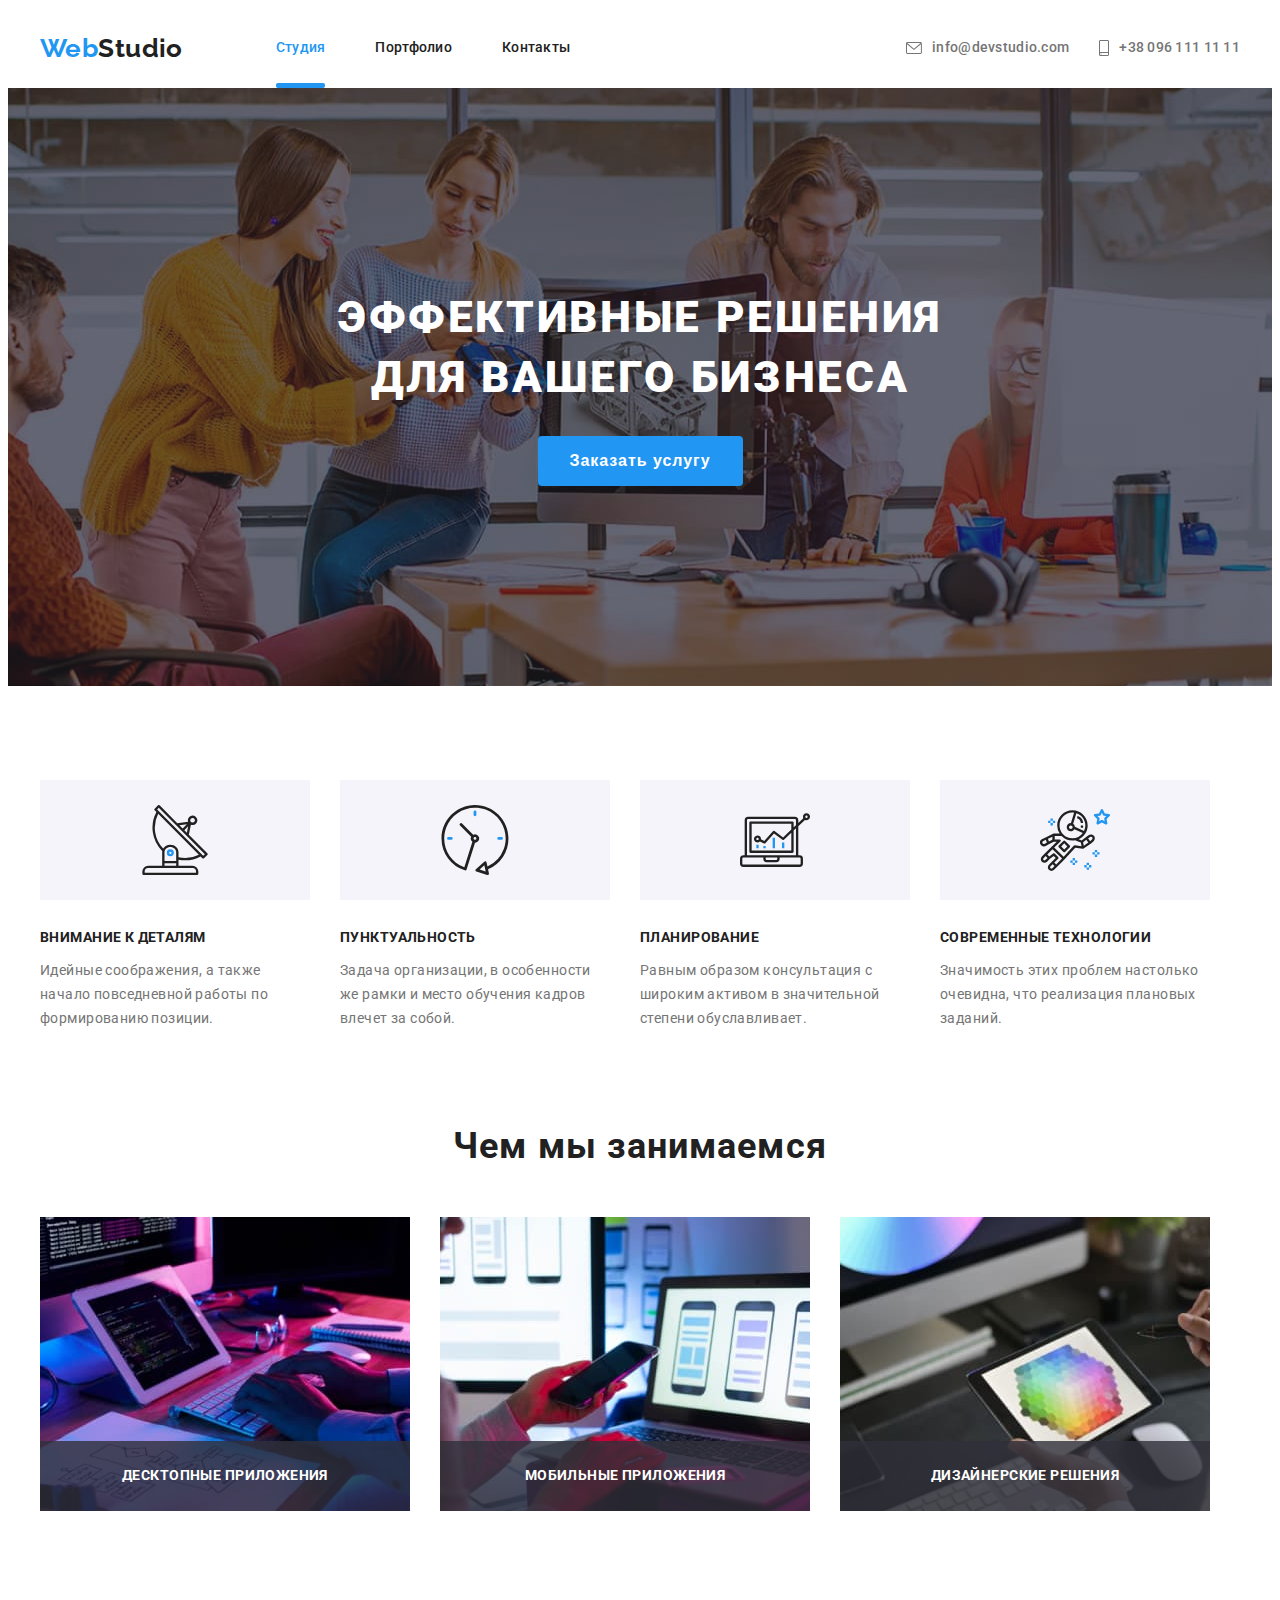
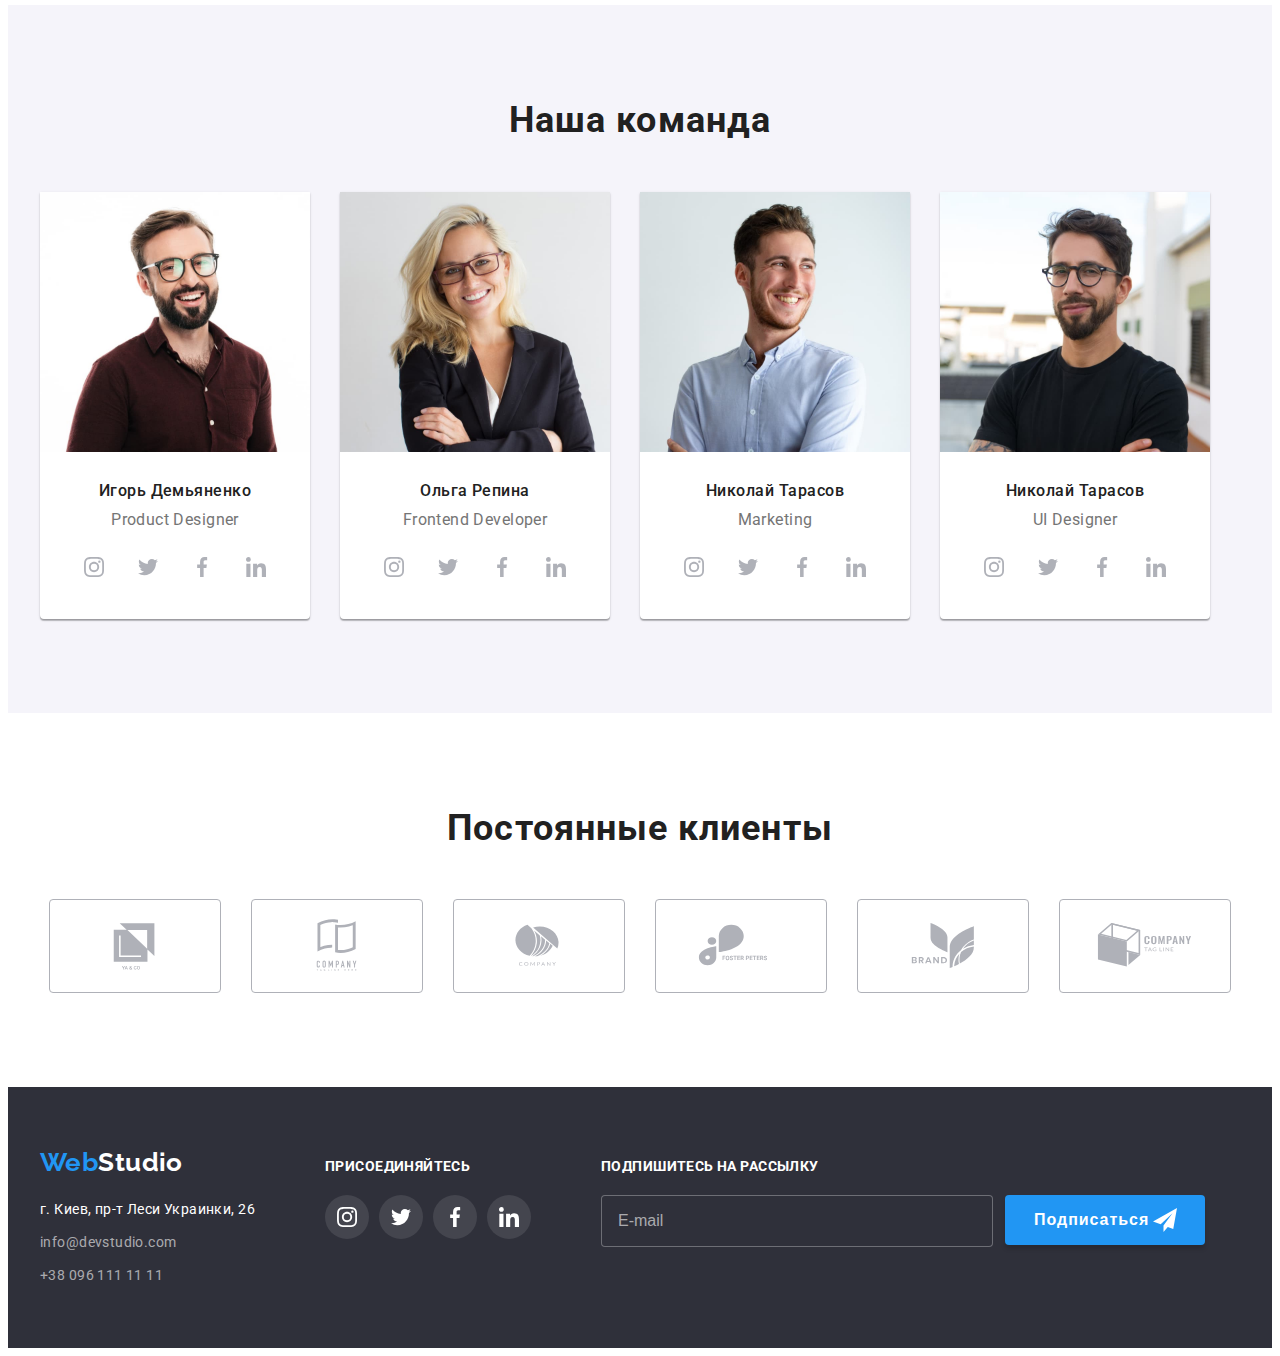
<file: index.html>
<!DOCTYPE html>
<html lang="ru">

<head>
  <meta charset="UTF-8" />
  <meta name="viewport" content="width=device-width, initial-scale=1.0" />
  <title>Document</title>
  <link rel="preconnect" href="https://fonts.googleapis.com" />
  <link rel="preconnect" href="https://fonts.gstatic.com" crossorigin />
  <link href="https://fonts.googleapis.com/css2?family=Raleway:wght@700&family=Roboto:wght@400;500;900&display=swap"
    rel="stylesheet" />
  <link rel="stylesheet" href="https://cdnjs.cloudflare.com/ajax/libs/modern-normalize/1.1.0/modern-normalize.min.css"
    integrity="sha512-wpPYUAdjBVSE4KJnH1VR1HeZfpl1ub8YT/NKx4PuQ5NmX2tKuGu6U/JRp5y+Y8XG2tV+wKQpNHVUX03MfMFn9Q=="
    crossorigin="anonymous" referrerpolicy="no-referrer" />
  <link rel="stylesheet" href="./css/main.min.css" />
</head>

<body>

  <header class="header">
    <div class="header__container container">
      <nav class="header__navigation">
        <a href="./index.html" class="logo header__logo"><span class="logo__first-part-logo">Web</span>Studio</a>
        <ul class="header-navigation list">
          <li class="header-navigation__item">
            <a href="./index.html" class="header-navigation__link header-navigation__link--active">Студия</a>
          </li>
          <li class="header-navigation__item">
            <a href="./portfolio.html" class="header-navigation__link">Портфолио</a>
          </li>
          <li class="header-navigation__item">
            <a href="" class="header-navigation__link">Контакты</a>
          </li>
        </ul>
      </nav>
      <ul class="header-contacts list">

        <li class="contacts__item">
          <a href="mailto:info@devstudio.com" class="header-contacts__link">
            <svg class="contacts__logo-mail" width="16" height="12">
              <use href="./image/icons.svg#icon-envelope">
              </use>
            </svg>
            info@devstudio.com</a>
        </li>
        <li class="contacts__item">
          <a href="tel:+380961111111" class="header-contacts__link">
            <svg class="contacts__logo-phone" width="10" height="16">
              <use href="./image/icons.svg#icon-smartphone">
              </use>
            </svg>
            +38 096 111 11 11</a>
        </li>
      </ul>
    </div>
  </header>

  <main>

    <section class="hero">
      <div class="container">
        <h1 class="hero__title">Эффективные решения для вашего бизнеса</h1>
        <button class="hero__button" type="button" data-modal-open>Заказать услугу</button>
      </div>
    </section>

    <section class="section">
      <h2 class="visually__hidden">Преимущества</h2>
      <div class="container">
        <ul class="features__list list">
          <li class="features__item ">
            <div class="features__thumb">
              <svg width="70" height="70">
                <use href="./image/icons.svg#icon-antenna">
                </use>
              </svg>
            </div>

            <h3 class="features__title">Внимание к деталям</h3>
            <p class="features__description ">
              Идейные соображения, а также начало повседневной работы по
              формированию позиции.
            </p>
          </li>
          <li class="features__item ">
            <div class="features__thumb">
              <svg width="70" height="70">
                <use href="./image/icons.svg#icon-clock">
                </use>
              </svg>
            </div>
            <h3 class="features__title">Пунктуальность</h3>
            <p class="features__description ">
              Задача организации, в особенности же рамки и место обучения кадров
              влечет за собой.
            </p>
          </li>
          <li class="features__item ">
            <div class="features__thumb">
              <svg width="70" height="70">
                <use href="./image/icons.svg#icon-diagram">
                </use>
              </svg>
            </div>
            <h3 class="features__title">Планирование</h3>
            <p class="features__description">
              Равным образом консультация с широким активом в значительной
              степени обуславливает.
            </p>
          </li>
          <li class="features__item ">
            <div class="features__thumb">
              <svg width="70" height="70">
                <use href="./image/icons.svg#icon-astronaut">
                </use>
              </svg>
            </div>
            <h3 class="features__title">Современные технологии</h3>
            <p class="features__description">
              Значимость этих проблем настолько очевидна, что реализация
              плановых заданий.
            </p>
          </li>
        </ul>
      </div>
    </section>

    <section class="services section">
      <div class="container">
        <h2 class="section-title">Чем мы занимаемся</h2>
        <ul class="services__list list">
          <li class="services__item">
            <img class="services__image" src="./image/box1.jpg" alt="Человек програмирует" width="370" />
            <h3 class="services__title">Десктопные приложения</h3>
          </li>
          <li class="services__item">
            <img class="services__image" src="./image/box2.jpg" alt="Человек делает макеты" width="370" />
            <h3 class="services__title">Мобильные приложения</h3>
          </li>
          <li class="services__item">
            <img class="services__image" src="./image/box3.jpg" alt="Человек подбирает подходящий цвет" width="370" />
            <h3 class="services__title">Дизайнерские решения</h3>
          </li>
        </ul>
      </div>

    </section>

    <section class="section command ">
      <div class="container">
        <h2 class="section-title">Наша команда</h2>
        <ul class="command__list list">
          <li class="command__item">
            <img class="command__image" src="./image/command1.jpg" alt="Улыбающийся брюнет в очках и с бородой"
              width="270" />
            <h3 class="command__name">Игорь Демьяненко</h3>
            <p class="command__description">Product Designer</p>
            <ul class="list social-networks__list">
              <li>
                <a href="" class="social-networks__link">
                  <svg class="social-networks__logo" width="20px" height="20px">
                    <use href="./image/icons.svg#icon-instagram">
                    </use>
                  </svg>
                </a>
              </li>
              <li>
                <a href="" class="social-networks__link">
                  <svg class="social-networks__logo" width="20px" height="20px">
                    <use href="./image/icons.svg#icon-twitter">
                    </use>
                  </svg>
                </a>
              </li>
              <li>
                <a href="" class="social-networks__link">
                  <svg class="social-networks__logo" width="20px" height="20px">
                    <use href="./image/icons.svg#icon-facebook">
                    </use>
                  </svg>
                </a>
              </li>
              <li>
                <a href="" class="social-networks__link">
                  <svg class="social-networks__logo" width="20px" height="20px">
                    <use href="./image/icons.svg#icon-linkedin">
                    </use>
                  </svg>
                </a>
              </li>
            </ul>
          </li>
          <li class="command__item">
            <img class="command__image" src="./image/command2.jpg" alt="Улыбающаяся блондинка с белоснежными зубами"
              width="270" />
            <h3 class="command__name">Ольга Репина</h3>
            <p class="command__description">Frontend Developer</p>
            <ul class="list social-networks__list">
              <li>
                <a href="" class="social-networks__link">
                  <svg class="social-networks__logo" width="20px" height="20px">
                    <use href="./image/icons.svg#icon-instagram">
                    </use>
                  </svg>
                </a>
              </li>
              <li>
                <a href="" class="social-networks__link">
                  <svg class="social-networks__logo" width="20px" height="20px">
                    <use href="./image/icons.svg#icon-twitter">
                    </use>
                  </svg>
                </a>
              </li>
              <li>
                <a href="" class="social-networks__link">
                  <svg class="social-networks__logo" width="20px" height="20px">
                    <use href="./image/icons.svg#icon-facebook">
                    </use>
                  </svg>
                </a>
              </li>
              <li>
                <a href="" class="social-networks__link">
                  <svg class="social-networks__logo" width="20px" height="20px">
                    <use href="./image/icons.svg#icon-linkedin">
                    </use>
                  </svg>
                </a>
              </li>
            </ul>
          </li>
          <li class="command__item">
            <img class="command__image" src="./image/command3.jpg" alt="Улыбающийся шатен с щетиной смотрит в сторону"
              width="270" />
            <h3 class="command__name">Николай Тарасов</h3>
            <p class="command__description">Marketing</p>
            <ul class="list social-networks__list">
              <li>
                <a href="" class="social-networks__link">
                  <svg class="social-networks__logo" width="20px" height="20px">
                    <use href="./image/icons.svg#icon-instagram">
                    </use>
                  </svg>
                </a>
              </li>
              <li>
                <a href="" class="social-networks__link">
                  <svg class="social-networks__logo" width="20px" height="20px">
                    <use href="./image/icons.svg#icon-twitter">
                    </use>
                  </svg>
                </a>
              </li>
              <li>
                <a href="" class="social-networks__link">
                  <svg class="social-networks__logo" width="20px" height="20px">
                    <use href="./image/icons.svg#icon-facebook">
                    </use>
                  </svg>
                </a>
              </li>
              <li>
                <a href="" class="social-networks__link">
                  <svg class="social-networks__logo" width="20px" height="20px">
                    <use href="./image/icons.svg#icon-linkedin">
                    </use>
                  </svg>
                </a>
              </li>
            </ul>
          </li>
          <li class="command__item">
            <img class="command__image" src="./image/command4.jpg" alt="Ухмыляющийся брюнет в очках и с бородой"
              width="270" />
            <h3 class="command__name">Николай Тарасов</h3>
            <p class="command__description ">UI Designer</p>
            <ul class="list social-networks__list">
              <li>
                <a href="" class="social-networks__link">
                  <svg class="social-networks__logo" width="20px" height="20px">
                    <use href="./image/icons.svg#icon-instagram">
                    </use>
                  </svg>
                </a>
              </li>
              <li>
                <a href="" class="social-networks__link">
                  <svg class="social-networks__logo" width="20px" height="20px">
                    <use href="./image/icons.svg#icon-twitter">
                    </use>
                  </svg>
                </a>
              </li>
              <li>
                <a href="" class="social-networks__link">
                  <svg class="social-networks__logo" width="20px" height="20px">
                    <use href="./image/icons.svg#icon-facebook">
                    </use>
                  </svg>
                </a>
              </li>
              <li>
                <a href="" class="social-networks__link">
                  <svg class="social-networks__logo" width="20px" height="20px">
                    <use href="./image/icons.svg#icon-linkedin">
                    </use>
                  </svg>
                </a>
              </li>
            </ul>
          </li>
        </ul>
      </div>
    </section>

    <section class="section partners">
      <div class="container">
        <h3 class="section-title">Постоянные клиенты</h3>
        <ul class="partners__list list">
          <li>
            <a href="" class="partners__link">
              <svg class="partners__logo" width="106px" height="60px">
                <use href="./image/icons.svg#icon-logo1">
                </use>
              </svg>
            </a>
          </li>

          <li>
            <a href="" class="partners__link">
              <svg class="partners__logo" width="106px" height="60px">
                <use href="./image/icons.svg#icon-logo2">
                </use>
              </svg>
            </a>
          </li>
          <li>
            <a href="" class="partners__link">
              <svg class="partners__logo" width="106px" height="60px">
                <use href="./image/icons.svg#icon-logo3">
                </use>
              </svg>
            </a>
          </li>
          <li>
            <a href="" class="partners__link">
              <svg class="partners__logo" width="106px" height="60px">
                <use href="./image/icons.svg#icon-logo4">
                </use>
              </svg>
            </a>
          </li>
          <li>
            <a href="" class="partners__link">
              <svg class="partners__logo" width="106px" height="60px">
                <use href="./image/icons.svg#icon-logo5">
                </use>
              </svg>
            </a>
          </li>
          <li>
            <a href="" class="partners__link">
              <svg class="partners__logo" width="106px" height="60px">
                <use href="./image/icons.svg#icon-logo6">
                </use>
              </svg>
            </a>
          </li>
        </ul>
      </div>
    </section>

  </main>

  <footer class="footer">

    <div class="footer__container container">
      <div>
        <a href="./index.html" class="logo footer__logo"><span class="logo__first-part-logo">Web</span>Studio</a>
        <address>
          <p class="footer__adress">г. Киев, пр-т Леси Украинки, 26</p>
          <ul class="list">
            <li>
              <a href="mailto:info@devstudio.com" class="footer__mail link">info@devstudio.com</a>
            </li>
            <li>
              <a href="tel:+380961111111" class="footer__telephone link">+38 096 111 11 11</a>
            </li>
          </ul>
        </address>
      </div>
      <div>
        <h3 class="footer__title">Присоединяйтесь</h3>
        <ul class="social-networks__list list ">
          <li>
            <a href="" class="social-networks__link social-networks__link--footer">
              <svg class="social-networks__logo" width="20px" height="20px">
                <use href="./image/icons.svg#icon-instagram">
                </use>
              </svg>
            </a>
          </li>
          <li>
            <a href="" class="social-networks__link social-networks__link--footer">
              <svg class="social-networks__logo" width="20px" height="20px">
                <use href="./image/icons.svg#icon-twitter">
                </use>
              </svg>
            </a>
          </li>
          <li>
            <a href="" class="social-networks__link social-networks__link--footer">
              <svg class="social-networks__logo" width="20px" height="20px">
                <use href="./image/icons.svg#icon-facebook">
                </use>
              </svg>
            </a>
          </li>
          <li>
            <a href="" class="social-networks__link social-networks__link--footer">
              <svg class="social-networks__logo" width="20px" height="20px">
                <use href="./image/icons.svg#icon-linkedin">
                </use>
              </svg>
            </a>
          </li>
        </ul>
      </div>
      <form class="footer-form">
        <h3 class="footer__title">Подпишитесь на рассылку</h3>
        <div class="footer-form__service-class">
          <label>
            <input type="email" class="footer-form__input" name="mail-for-subscribe" placeholder="E-mail">
          </label>

          <div class="footer-form__button-sercises">
            <button type="submit" class="footer-form__button">
              Подписаться
            </button>
            <span class="footer-form__icon-button"></span>
          </div>
        </div>



      </form>
    </div>
  </footer>

  <div class="backdrop backdrop--is-hidden" data-modal>
    <div class="modal ">
      <button class="modal__close-button" type="button" data-modal-close>
        <svg class="icon-close" width="18px" height="18px">
          <use href="./image/icons.svg#icon-close">
          </use>
        </svg>
      </button>

      <form class="modal__form js-speaker-form" autocomplete="off">
        <p class="modal__form--title">Оставьте свои данные, мы вам перезвоним</p>

        <label class="modal__form--item">
          <span class="modal__form--label">Имя</span>
          <input type="text" class="modal__form--input" name="name" autofocus />
          <svg class="modal__form--icon" width="18px" height="18px">
            <use href="./image/icons.svg#icon-person">
            </use>
          </svg>
        </label>

        <label class="modal__form--item">
          <span class="modal__form--label">Телефон</span>
          <input type="tel" class="modal__form--input" name="tel">
          <svg class="modal__form--icon" width="18px" height="18px">
            <use href="./image/icons.svg#icon-phone">
            </use>
          </svg>
        </label>

        <label class="modal__form--item">
          <span class="modal__form--label">Почта</span>
          <input type="email" class="modal__form--input" name="mail">
          <svg class="modal__form--icon" width="18px" height="18px">
            <use href="./image/icons.svg#icon-mail">
            </use>
          </svg>

        </label>

        <label class="modal__form--item">
          <span class="modal__form--label">Комментарий</span>
          <textarea class="modal__form--comment" name="comment" placeholder="Введите текст"></textarea>
        </label>


        <label class="modal__form--checkbox-label">
          <input type="checkbox" class="modal__form--checkbox" name="accept">
          <span class="modal__form--checkbox-icon"></span>
          Соглашаюсь с рассылкой и принимаю&nbsp; <a href="" class="modal__form--checkbox-conditions"> Условия
            договора</a>
        </label>

        <button type="submit" class="modal__form--button">Отправить</button>

      </form>



    </div>
  </div>

  <script src="./modal.js"></script>

  <script>
    (() => {
      document
        .querySelector('.js-speaker-form')
        .addEventListener('submit', e => {
          e.preventDefault();

          new FormData(e.currentTarget).forEach((value, name) =>
            console.log(`${name}: ${value}`),
          );

          e.currentTarget.reset();
        });
    })();
  </script>

</body>

</html>
</file>
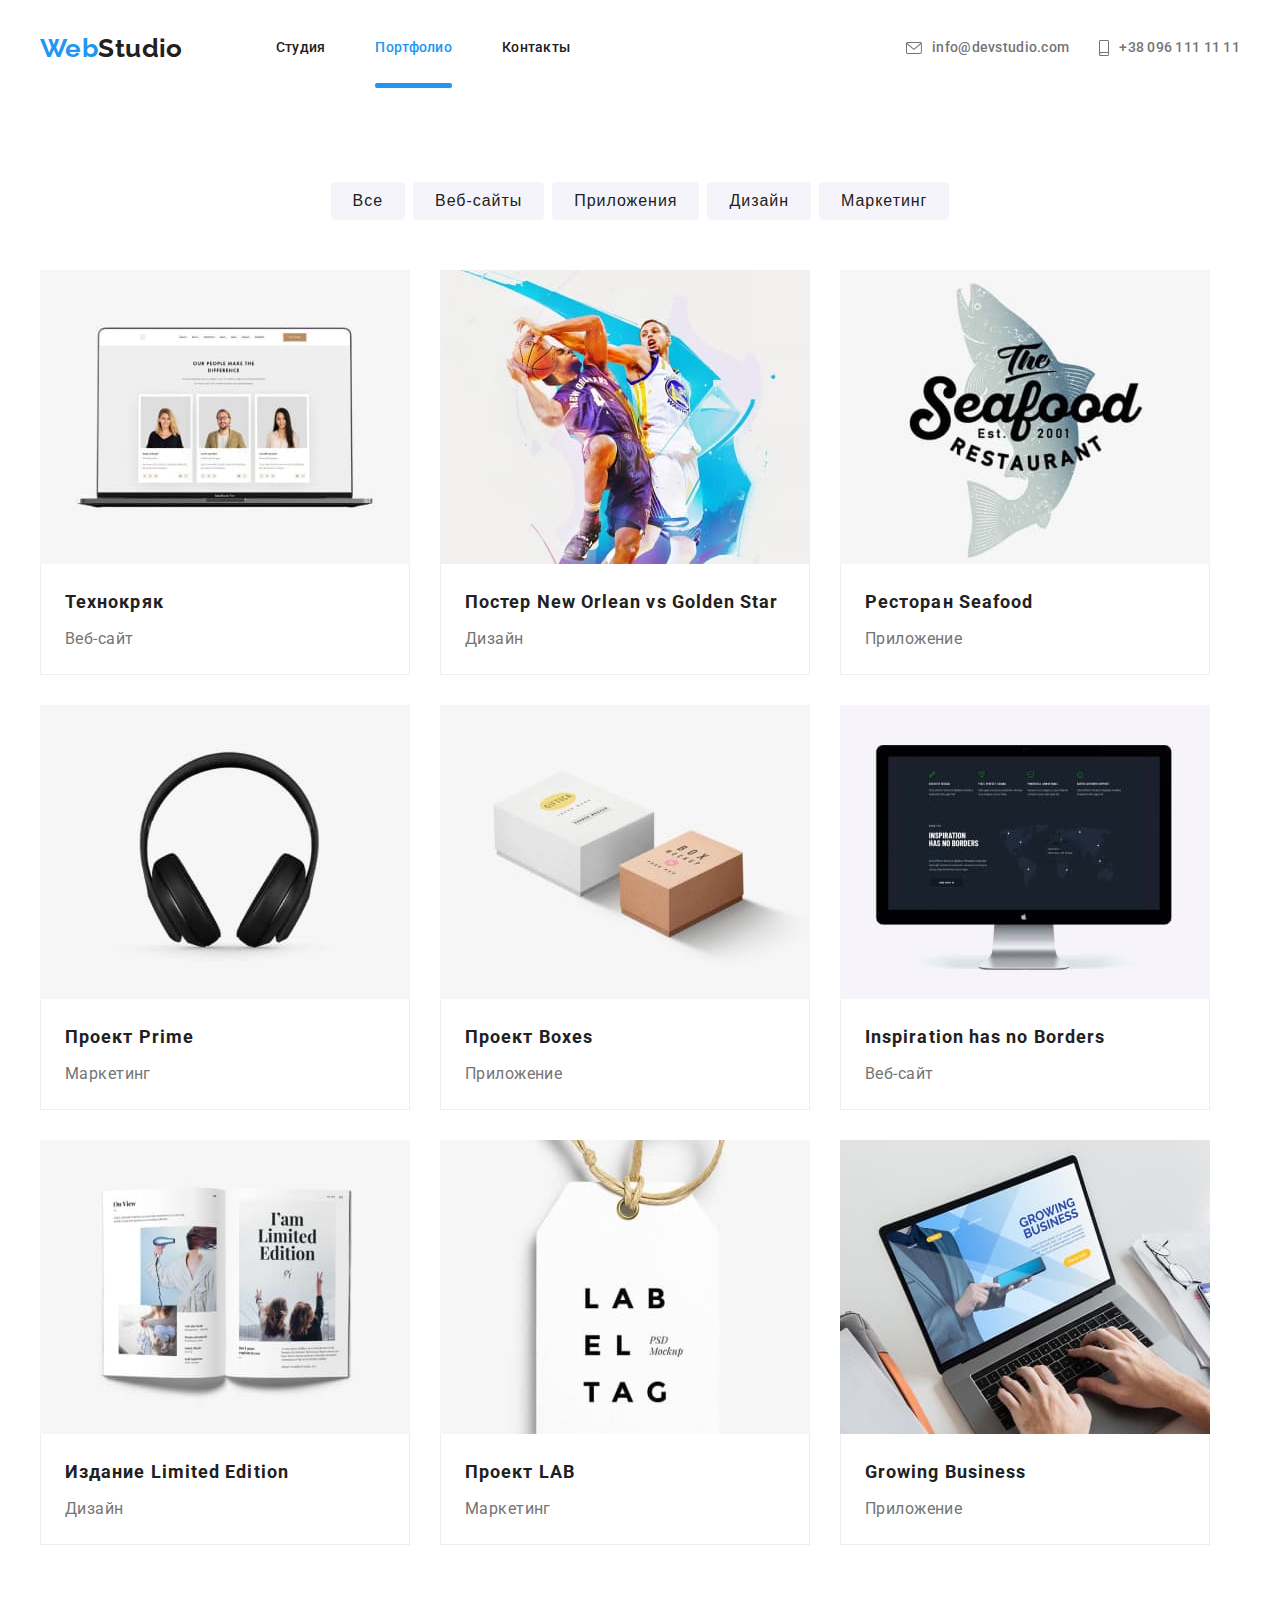
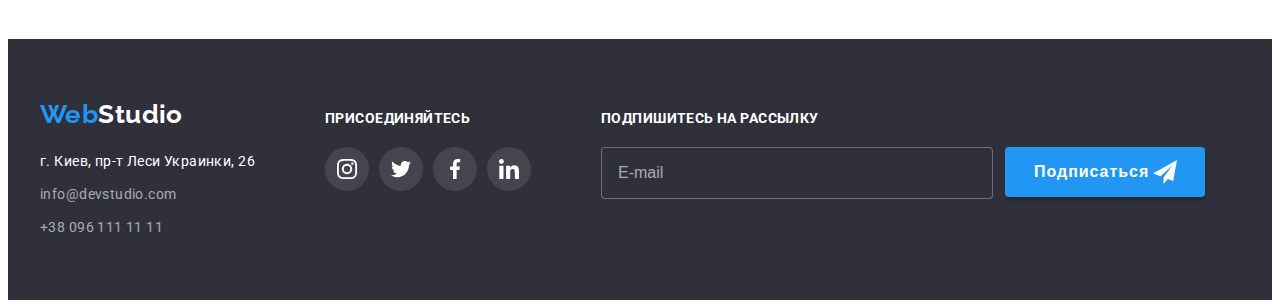
<file: portfolio.html>
<!DOCTYPE html>
<html lang="ru">

<head>
  <meta charset="UTF-8" />
  <meta name="viewport" content="width=device-width, initial-scale=1.0" />
  <title>Document</title>
  <link rel="preconnect" href="https://fonts.googleapis.com" />
  <link rel="preconnect" href="https://fonts.gstatic.com" crossorigin />
  <link href="https://fonts.googleapis.com/css2?family=Raleway:wght@700&family=Roboto:wght@400;500;900&display=swap"
    rel="stylesheet" />
  <link rel="stylesheet" href="https://cdnjs.cloudflare.com/ajax/libs/modern-normalize/1.1.0/modern-normalize.min.css"
    integrity="sha512-wpPYUAdjBVSE4KJnH1VR1HeZfpl1ub8YT/NKx4PuQ5NmX2tKuGu6U/JRp5y+Y8XG2tV+wKQpNHVUX03MfMFn9Q=="
    crossorigin="anonymous" referrerpolicy="no-referrer" />
  <link rel="stylesheet" href="./css/main.min.css" />
</head>

<body>

  <header class="header">
    <div class="header__container container">
      <nav class="header__navigation">
        <a href="./index.html" class="logo header__logo"><span class="logo__first-part-logo">Web</span>Studio</a>
        <ul class="header-navigation list">
          <li class="header-navigation__item">
            <a href="./index.html" class="header-navigation__link ">Студия</a>
          </li>
          <li class="header-navigation__item">
            <a href="./portfolio.html" class="header-navigation__link header-navigation__link--active">Портфолио</a>
          </li>
          <li class="header-navigation__item">
            <a href="" class="header-navigation__link">Контакты</a>
          </li>
        </ul>
      </nav>
      <ul class="header-contacts list">

        <li class="contacts__item">
          <a href="mailto:info@devstudio.com" class="header-contacts__link">
            <svg class="contacts__logo-mail" width="16" height="12">
              <use href="./image/icons.svg#icon-envelope">
              </use>
            </svg>
            info@devstudio.com</a>
        </li>
        <li class="contacts__item">
          <a href="tel:+380961111111" class="header-contacts__link">
            <svg class="contacts__logo-phone" width="10" height="16">
              <use href="./image/icons.svg#icon-smartphone">
              </use>
            </svg>
            +38 096 111 11 11</a>
        </li>
      </ul>
    </div>
  </header>


  <main>
    <section class="section">
      <div class="container">
        <ul class="filter list">
          <li class="filter__item">
            <button type="button" class="filter__button">Все</button>
          </li>
          <li class="filter__item">
            <button type="button" class="filter__button">Веб-сайты</button>
          </li>
          <li class="filter__item">
            <button type="button" class="filter__button">Приложения</button>
          </li>
          <li class="filter__item">
            <button type="button" class="filter__button">Дизайн</button>
          </li>
          <li class="filter__item">
            <button type="button" class="filter__button">Маркетинг</button>
          </li>
        </ul>

        <ul class="portfolio-list list">
          <li class="portfolio-item">
            <div class="portfolio-item__thumb">
              <img src="./image/crack.jpg" class="portfolio-item__image" alt="Веб-сайт: Технокряк" width="370">
              <div class="overlay">
                Ресурс предлагает комплексные предложения с разным уровнем функционала и сервисов.
                Все это позволит посетителю получить исчерпывающие сведения о компании или частном лице.
              </div>
            </div>


            <div class="portfolio-item__sign">
              <h3 class="portfolio-item__title">Технокряк</h3>
              <p class="portfolio-item__description">Веб-сайт</p>
            </div>
          </li>

          <li class="portfolio-item">
            <div class="portfolio-item__thumb">
              <img src="./image/NewOrlean.jpg" class="portfolio-item__image"
                alt="Дизайн: Постер New Orlean vs Golden Star" width="370">
              <div class="overlay">
                Ресурс предлагает комплексные предложения с разным уровнем функционала и сервисов.
                Все это позволит посетителю получить исчерпывающие сведения о компании или частном лице.
              </div>
            </div>
            <div class="portfolio-item__sign">
              <h3 class="portfolio-item__title">Постер New Orlean vs Golden Star</h3>
              <p class="portfolio-item__description">Дизайн</p>
            </div>
          </li>

          <li class="portfolio-item">
            <div class="portfolio-item__thumb">
              <img src="./image/seafood.jpg" class="portfolio-item__image" alt="Приложение: Ресторан Seafood"
                width="370">
              <div class="overlay">
                Ресурс предлагает комплексные предложения с разным уровнем функционала и сервисов.
                Все это позволит посетителю получить исчерпывающие сведения о компании или частном лице.
              </div>
            </div>
            <div class="portfolio-item__sign">
              <h3 class="portfolio-item__title">Ресторан Seafood</h3>
              <p class="portfolio-item__description">Приложение</p>
            </div>

          </li>

          <li class="portfolio-item">
            <div class="portfolio-item__thumb">
              <img src="./image/prime.jpg" class="portfolio-item__image" alt="Проект Prime: Маркетинг" width="370">
              <div class="overlay">
                Ресурс предлагает комплексные предложения с разным уровнем функционала и сервисов.
                Все это позволит посетителю получить исчерпывающие сведения о компании или частном лице.
              </div>
            </div>
            <div class="portfolio-item__sign">
              <h3 class="portfolio-item__title">Проект Prime</h3>
              <p class="portfolio-item__description">Маркетинг</p>
            </div>

          </li>

          <li class="portfolio-item">
            <div class="portfolio-item__thumb">
              <img src="./image/boxes.jpg" class="portfolio-item__image" alt="Приложение: Проект Boxes" width="370">
              <div class="overlay">
                Ресурс предлагает комплексные предложения с разным уровнем функционала и сервисов.
                Все это позволит посетителю получить исчерпывающие сведения о компании или частном лице.
              </div>
            </div>
            <div class="portfolio-item__sign">
              <h3 class="portfolio-item__title">Проект Boxes</h3>
              <p class="portfolio-item__description">Приложение</p>
            </div>

          </li>
          <li class="portfolio-item">
            <div class="portfolio-item__thumb">
              <img src="./image/Borders.jpg" class="portfolio-item__image" alt="Веб-сайт: Inspiration has no Borders"
                width="370">
              <div class="overlay">
                Ресурс предлагает комплексные предложения с разным уровнем функционала и сервисов.
                Все это позволит посетителю получить исчерпывающие сведения о компании или частном лице.
              </div>
            </div>
            <div class="portfolio-item__sign">
              <h3 class="portfolio-item__title">Inspiration has no Borders</h3>
              <p class="portfolio-item__description">Веб-сайт</p>
            </div>

          </li>
          <li class="portfolio-item">
            <div class="portfolio-item__thumb">
              <img src="./image/limeteded.jpg" class="portfolio-item__image" alt="Дизайн: Издание Limited Edition"
                width="370">
              <div class="overlay">
                Ресурс предлагает комплексные предложения с разным уровнем функционала и сервисов.
                Все это позволит посетителю получить исчерпывающие сведения о компании или частном лице.
              </div>
            </div>
            <div class="portfolio-item__sign">
              <h3 class="portfolio-item__title">Издание Limited Edition</h3>
              <p class="portfolio-item__description">Дизайн</p>
            </div>

          </li>
          <li class="portfolio-item">
            <div class="portfolio-item__thumb">
              <img src="./image/lab.jpg" class="portfolio-item__image" alt="Маркетинг: Проект LAB" width="370">
              <div class="overlay">
                Ресурс предлагает комплексные предложения с разным уровнем функционала и сервисов.
                Все это позволит посетителю получить исчерпывающие сведения о компании или частном лице.
              </div>
            </div>
            <div class="portfolio-item__sign">
              <h3 class="portfolio-item__title">Проект LAB</h3>
              <p class="portfolio-item__description">Маркетинг</p>
            </div>

          </li>
          <li class="portfolio-item">
            <div class="portfolio-item__thumb">
              <img src="./image/grovingbusiness.jpg" class="portfolio-item__image" alt="Приложение: Growing Business"
                width="370">
              <div class="overlay">
                Ресурс предлагает комплексные предложения с разным уровнем функционала и сервисов.
                Все это позволит посетителю получить исчерпывающие сведения о компании или частном лице.
              </div>
            </div>
            <div class="portfolio-item__sign">
              <h3 class="portfolio-item__title">Growing Business</h3>
              <p class="portfolio-item__description">Приложение</p>
            </div>
          </li>



        </ul>
      </div>
    </section>

  </main>


  <footer class="footer">

    <div class="footer__container container">
      <div>
        <a href="./index.html" class="logo footer__logo"><span class="logo__first-part-logo">Web</span>Studio</a>
        <address>
          <p class="footer__adress">г. Киев, пр-т Леси Украинки, 26</p>
          <ul class="list">
            <li>
              <a href="mailto:info@devstudio.com" class="footer__mail link">info@devstudio.com</a>
            </li>
            <li>
              <a href="tel:+380961111111" class="footer__telephone link">+38 096 111 11 11</a>
            </li>
          </ul>
        </address>
      </div>
      <div>
        <h3 class="footer__title">Присоединяйтесь</h3>
        <ul class="social-networks__list list ">
          <li>
            <a href="" class="social-networks__link social-networks__link--footer">
              <svg class="social-networks__logo" width="20px" height="20px">
                <use href="./image/icons.svg#icon-instagram">
                </use>
              </svg>
            </a>
          </li>
          <li>
            <a href="" class="social-networks__link social-networks__link--footer">
              <svg class="social-networks__logo" width="20px" height="20px">
                <use href="./image/icons.svg#icon-twitter">
                </use>
              </svg>
            </a>
          </li>
          <li>
            <a href="" class="social-networks__link social-networks__link--footer">
              <svg class="social-networks__logo" width="20px" height="20px">
                <use href="./image/icons.svg#icon-facebook">
                </use>
              </svg>
            </a>
          </li>
          <li>
            <a href="" class="social-networks__link social-networks__link--footer">
              <svg class="social-networks__logo" width="20px" height="20px">
                <use href="./image/icons.svg#icon-linkedin">
                </use>
              </svg>
            </a>
          </li>
        </ul>
      </div>
      <form class="footer-form">
        <h3 class="footer__title">Подпишитесь на рассылку</h3>
        <div class="footer-form__service-class">
          <label>
            <input type="email" class="footer-form__input" name="mail-for-subscribe" placeholder="E-mail">
          </label>

          <div class="footer-form__button-sercises">
            <button type="submit" class="footer-form__button">
              Подписаться
            </button>
            <span class="footer-form__icon-button"></span>
          </div>
        </div>



      </form>
    </div>
  </footer>
</body>

</html>
</file>
<file: css/main.min.css>
body{color:#757575;background-color:#fff;font-family:'Roboto', sans-serif;font-weight:400;font-size:14px;line-height:1.71;letter-spacing:0.03em}a{text-decoration:none}ul{padding:0;margin:0;list-style-type:none}.container{width:1200px;margin:0 auto;padding:0px 15px}.section{padding:94px 0px}input{margin:0 0;padding:0px 0px}.visually__hidden{position:absolute;white-space:nowrap;width:1px;height:1px;overflow:hidden;border:0;padding:0;clip:rect(0 0 0 0);-webkit-clip-path:inset(50%);clip-path:inset(50%);margin:-1px}.section-title{margin-top:0;margin-bottom:50px;color:#212121;font-weight:700;font-size:36px;line-height:1.17;text-align:center;letter-spacing:0.03em}.logo{color:#212121;font-family:'Raleway', sans-serif;font-weight:700;font-size:26px;line-height:1.19;text-decoration:none}.logo__first-part-logo{color:#2196f3}.social-networks__list{-webkit-box-align:center;-ms-flex-align:center;align-items:center;-webkit-box-pack:center;-ms-flex-pack:center;justify-content:center;display:-webkit-box;display:-ms-flexbox;display:flex;gap:10px}.social-networks__link{display:-webkit-box;display:-ms-flexbox;display:flex;width:44px;height:44px;border-radius:50%;color:#afb1b8;-webkit-box-pack:center;-ms-flex-pack:center;justify-content:center;-webkit-box-align:center;-ms-flex-align:center;align-items:center;-webkit-transition:color 250ms cubic-bezier(0.4, 0, 0.2, 1),background-color 250ms cubic-bezier(0.4, 0, 0.2, 1);transition:color 250ms cubic-bezier(0.4, 0, 0.2, 1),background-color 250ms cubic-bezier(0.4, 0, 0.2, 1)}.social-networks__link:hover,.social-networks__link:focus{color:#fff;background-color:#2196f3}.social-networks__logo{fill:currentColor}.social-networks__link--footer{background-color:rgba(255,255,255,0.1);color:#fff}.header__container{display:-webkit-box;display:-ms-flexbox;display:flex}.header__navigation{display:-webkit-box;display:-ms-flexbox;display:flex;-webkit-box-align:center;-ms-flex-align:center;align-items:center}.header__logo{margin-right:93px}.header-navigation{position:relative;padding:0;margin:0;list-style-type:none;display:-webkit-box;display:-ms-flexbox;display:flex;-webkit-box-align:center;-ms-flex-align:center;align-items:center}.header-navigation__item:not(:last-child){margin-right:50px}.header-navigation__link{position:relative;display:block;padding-top:32px;padding-bottom:32px;color:#212121;font-weight:500;font-size:14px;line-height:1.14;letter-spacing:0.02em;-webkit-transition-property:color;transition-property:color;-webkit-transition-duration:250ms;transition-duration:250ms;-webkit-transition-timing-function:cubic-bezier(0.4, 0, 0.2, 1);transition-timing-function:cubic-bezier(0.4, 0, 0.2, 1)}.header-navigation__link:hover,.header-navigation__link:focus{color:#2196f3}.header-navigation__link--active{color:#2196f3}.header-navigation__link--active::after{content:'';display:inline-block;position:absolute;bottom:0;left:0;background-color:#2196f3;height:5px;width:100%;border-radius:2px}.header-contacts{display:-webkit-box;display:-ms-flexbox;display:flex;-webkit-box-align:center;-ms-flex-align:center;align-items:center;margin-left:auto}.header-contacts__link{display:-webkit-box;display:-ms-flexbox;display:flex;-webkit-box-align:center;-ms-flex-align:center;align-items:center;color:#757575;font-weight:500;line-height:1.14;letter-spacing:0.02em;-webkit-transition-property:color;transition-property:color;-webkit-transition-duration:250ms;transition-duration:250ms;-webkit-transition-timing-function:cubic-bezier(0.4, 0, 0.2, 1);transition-timing-function:cubic-bezier(0.4, 0, 0.2, 1)}.header-contacts__link:hover,.header-contacts__link:focus{color:#2196f3}.contacts__item:not(:last-child){margin-right:30px}.contacts__logo-mail,.contacts__logo-phone{fill:currentColor;margin-right:10px}.hero{padding-top:200px;padding-bottom:200px;text-align:center;background-image:-webkit-gradient(linear, left top, right top, from(rgba(47,48,58,0.4)), to(rgba(47,48,58,0.4))),url(../image/hero.jpg);background-image:linear-gradient(to right, rgba(47,48,58,0.4), rgba(47,48,58,0.4)),url(../image/hero.jpg);background-repeat:no-repeat;background-size:1600px;background-position:center}.hero__title{max-width:696px;margin-top:0;margin-bottom:28px;margin-right:auto;margin-left:auto;color:#fff;font-weight:900;font-size:44px;line-height:1.36;letter-spacing:0.06em;text-transform:uppercase}.hero__button{display:inline-block;min-width:200px;border-radius:4px;border:0px;padding:10px 32px;color:#fff;background-color:#2196f3;font-weight:700;font-size:16px;line-height:1.87;letter-spacing:0.06em;cursor:pointer}.features__list{display:-webkit-box;display:-ms-flexbox;display:flex;-ms-flex-wrap:wrap;flex-wrap:wrap;gap:30px}.features__item{width:270px}.features__thumb{display:-webkit-box;display:-ms-flexbox;display:flex;-webkit-box-pack:center;-ms-flex-pack:center;justify-content:center;-webkit-box-align:center;-ms-flex-align:center;align-items:center;width:270px;height:120px;background-color:#f5f4fa;margin-bottom:30px}.features__title{margin-top:0;margin-bottom:10;color:#212121;font-weight:700;font-size:14px;line-height:1.14;text-transform:uppercase}.features__description{margin:0}.services{padding-top:0}.services__title{position:absolute;bottom:0px;width:100%;margin:0;padding-top:27px;padding-bottom:27px;font-weight:700;font-size:14px;line-height:1.14;text-align:center;letter-spacing:0.03em;text-transform:uppercase;color:#fff;background-color:rgba(47,48,58,0.8)}.services__list{display:-webkit-box;display:-ms-flexbox;display:flex;-ms-flex-wrap:wrap;flex-wrap:wrap;gap:30px}.services__item{position:relative}.services__image{display:block}.command{background-color:#f5f4fa}.command__list{display:-webkit-box;display:-ms-flexbox;display:flex;-ms-flex-wrap:wrap;flex-wrap:wrap;gap:30px}.command__item{border-radius:0px 0px 4px 4px;-webkit-box-shadow:0px 1px 3px rgba(0,0,0,0.12),0px 1px 1px rgba(0,0,0,0.14),0px 2px 1px rgba(0,0,0,0.2);box-shadow:0px 1px 3px rgba(0,0,0,0.12),0px 1px 1px rgba(0,0,0,0.14),0px 2px 1px rgba(0,0,0,0.2);padding-bottom:30px;background-color:#fff}.command__image{display:block;margin-bottom:30px}.command__name{margin-top:0px;margin-bottom:10px;color:#212121;font-size:16px;font-weight:500;line-height:1.14;letter-spacing:0.03em;text-align:center}.command__description{margin:0;margin-bottom:16px;font-weight:400;font-size:16px;line-height:1.19;text-align:center}.partners__list{-webkit-box-align:center;-ms-flex-align:center;align-items:center;-webkit-box-pack:center;-ms-flex-pack:center;justify-content:center;display:-webkit-box;display:-ms-flexbox;display:flex;gap:30px}.partners__link{display:-webkit-box;display:-ms-flexbox;display:flex;width:170px;height:92px;border:1px solid #afb1b8;border-radius:4px;color:#afb1b8;-webkit-box-pack:center;-ms-flex-pack:center;justify-content:center;-webkit-box-align:center;-ms-flex-align:center;align-items:center;-webkit-transition:color 250ms cubic-bezier(0.4, 0, 0.2, 1);transition:color 250ms cubic-bezier(0.4, 0, 0.2, 1)}.partners__link:hover,.partners__link:focus{color:#2196f3;border-color:#2196f3}.partners__logo{fill:currentColor}.backdrop{position:fixed;top:0;left:0;width:100%;height:100%;background-color:rgba(0,0,0,0.2);opacity:1;-webkit-transition:opacity 250ms cubic-bezier(0.4, 0, 0.2, 1);transition:opacity 250ms cubic-bezier(0.4, 0, 0.2, 1)}.backdrop--is-hidden{opacity:0;pointer-events:none}.backdrop--is-hidden .modal{-webkit-transform:translate(-50%, -50%) scale(1.1);transform:translate(-50%, -50%) scale(1.1)}.modal{position:absolute;top:50%;left:50%;-webkit-transform:translate(-50%, -50%) scale(1);transform:translate(-50%, -50%) scale(1);-webkit-transition:-webkit-transform 250ms cubic-bezier(0.4, 0, 0.2, 1);transition:-webkit-transform 250ms cubic-bezier(0.4, 0, 0.2, 1);transition:transform 250ms cubic-bezier(0.4, 0, 0.2, 1);transition:transform 250ms cubic-bezier(0.4, 0, 0.2, 1), -webkit-transform 250ms cubic-bezier(0.4, 0, 0.2, 1);min-width:528px;min-height:581px;-webkit-box-shadow:0px 1px 3px rgba(0,0,0,0.12),0px 1px 1px rgba(0,0,0,0.14),0px 2px 1px rgba(0,0,0,0.2);box-shadow:0px 1px 3px rgba(0,0,0,0.12),0px 1px 1px rgba(0,0,0,0.14),0px 2px 1px rgba(0,0,0,0.2);border-radius:4px;background-color:#fff}.modal__close-button{position:absolute;top:8px;right:8px;display:-webkit-box;display:-ms-flexbox;display:flex;width:30px;height:30px;background:#fff;border:1px solid rgba(0,0,0,0.1);border-radius:50%;fill:#000;padding:0;-webkit-box-pack:center;-ms-flex-pack:center;justify-content:center;-webkit-box-align:center;-ms-flex-align:center;align-items:center;-webkit-transition:fill 250ms cubic-bezier(0.4, 0, 0.2, 1);transition:fill 250ms cubic-bezier(0.4, 0, 0.2, 1)}.modal__close-button:hover{fill:#2196f3}.modal__form{display:-webkit-box;display:-ms-flexbox;display:flex;-webkit-box-orient:vertical;-webkit-box-direction:normal;-ms-flex-direction:column;flex-direction:column;-webkit-box-align:stretch;-ms-flex-align:stretch;align-items:stretch;width:448px;margin:40px 40px}.modal__form--title{font-weight:700;font-size:20px;line-height:1.15;color:#212121}.modal__form--input{width:448px;height:40px;padding-left:42px;border:1px solid rgba(33,33,33,0.2);border-radius:4px;outline:none;-webkit-transition:border-color 250ms cubic-bezier(0.4, 0, 0.2, 1);transition:border-color 250ms cubic-bezier(0.4, 0, 0.2, 1)}.modal__form--item:focus-within>.modal__form--input{border-color:#2196f3}.modal__form--item{position:relative;display:-webkit-box;display:-ms-flexbox;display:flex;-webkit-box-orient:vertical;-webkit-box-direction:normal;-ms-flex-direction:column;flex-direction:column;margin-bottom:10px}.modal__form--icon{position:absolute;bottom:11px;left:12px;-webkit-transition:fill 250ms cubic-bezier(0.4, 0, 0.2, 1);transition:fill 250ms cubic-bezier(0.4, 0, 0.2, 1)}.modal__form--item:focus-within>.modal__form--icon{fill:#2196f3}.modal__form--label{margin-bottom:4px;font-size:12px;line-height:1.166;letter-spacing:0.01em}.modal__form--comment{padding-left:16px;padding-top:12px;padding-right:12px;padding-bottom:12px;resize:none;width:448px;height:120px;border:1px solid rgba(33,33,33,0.2);border-radius:4px;outline:none;-webkit-transition:border-color 250ms cubic-bezier(0.4, 0, 0.2, 1);transition:border-color 250ms cubic-bezier(0.4, 0, 0.2, 1)}.modal__form--comment::-webkit-input-placeholder{font-weight:400;font-size:12px;line-height:1.16;letter-spacing:0.01em;color:rgba(117,117,117,0.5)}.modal__form--comment:-ms-input-placeholder{font-weight:400;font-size:12px;line-height:1.16;letter-spacing:0.01em;color:rgba(117,117,117,0.5)}.modal__form--comment::-ms-input-placeholder{font-weight:400;font-size:12px;line-height:1.16;letter-spacing:0.01em;color:rgba(117,117,117,0.5)}.modal__form--comment::placeholder{font-weight:400;font-size:12px;line-height:1.16;letter-spacing:0.01em;color:rgba(117,117,117,0.5)}.modal__form--comment:focus-within{border-color:#2196f3}.modal__form--checkbox-label{display:-webkit-box;display:-ms-flexbox;display:flex;-webkit-box-align:center;-ms-flex-align:center;align-items:center;-webkit-box-pack:center;-ms-flex-pack:center;justify-content:center;margin-top:20px;font-size:14px;line-height:1.71;letter-spacing:0.01em}.modal__form--checkbox{position:absolute;width:1px;height:1px;margin:-1px;border:0;padding:0;white-space:nowrap;-webkit-clip-path:inset(100%);clip-path:inset(100%);clip:rect(0 0 0 0);overflow:hidden}.modal__form--checkbox-icon{display:inline-block;width:16px;height:15px;margin-right:8px;background-image:url("../image/Checkbox.svg");background-repeat:no-repeat;background-size:contain;background-position:center}.modal__form--checkbox:checked+.modal__form--checkbox-icon{background-image:url("../image/checkboxChecked.svg")}.modal__form--checkbox-conditions{color:#2196f3}.modal__form--button{margin-top:30px;margin-left:auto;margin-right:auto;display:inline-block;width:200px;border-radius:4px;border:0px;padding:10px 32px;color:#fff;background-color:#2196f3;font-weight:700;font-size:16px;line-height:1.87;letter-spacing:0.06em;cursor:pointer;-webkit-transition:-webkit-box-shadow 250ms cubic-bezier(0.4, 0, 0.2, 1);transition:-webkit-box-shadow 250ms cubic-bezier(0.4, 0, 0.2, 1);transition:box-shadow 250ms cubic-bezier(0.4, 0, 0.2, 1);transition:box-shadow 250ms cubic-bezier(0.4, 0, 0.2, 1), -webkit-box-shadow 250ms cubic-bezier(0.4, 0, 0.2, 1)}.modal__form--button:hover,.modal__form--button:focus{-webkit-box-shadow:0px 4px 4px rgba(0,0,0,0.15);box-shadow:0px 4px 4px rgba(0,0,0,0.15)}.filter{display:-webkit-box;display:-ms-flexbox;display:flex;-webkit-box-pack:center;-ms-flex-pack:center;justify-content:center;margin-bottom:50px}.filter__item:not(:last-child){margin-right:8px}.filter__button{display:inline-block;min-width:29px;padding:6px 22px;border-radius:4px;border:none;color:#212121;background-color:#f5f4fa;font-weight:500;font-size:16px;line-height:1.62;letter-spacing:0.06em;cursor:pointer;-webkit-transition:color 250ms cubic-bezier(0.4, 0, 0.2, 1),background 250ms cubic-bezier(0.4, 0, 0.2, 1),-webkit-box-shadow 250ms cubic-bezier(0.4, 0, 0.2, 1);transition:color 250ms cubic-bezier(0.4, 0, 0.2, 1),background 250ms cubic-bezier(0.4, 0, 0.2, 1),-webkit-box-shadow 250ms cubic-bezier(0.4, 0, 0.2, 1);transition:color 250ms cubic-bezier(0.4, 0, 0.2, 1),background 250ms cubic-bezier(0.4, 0, 0.2, 1),box-shadow 250ms cubic-bezier(0.4, 0, 0.2, 1);transition:color 250ms cubic-bezier(0.4, 0, 0.2, 1),background 250ms cubic-bezier(0.4, 0, 0.2, 1),box-shadow 250ms cubic-bezier(0.4, 0, 0.2, 1),-webkit-box-shadow 250ms cubic-bezier(0.4, 0, 0.2, 1)}.filter__button:hover,.filter__button:focus{color:#fff;background:#2196f3;-webkit-box-shadow:0px 3px 1px rgba(0,0,0,0.1),0px 1px 2px rgba(0,0,0,0.08),0px 2px 2px rgba(0,0,0,0.12);box-shadow:0px 3px 1px rgba(0,0,0,0.1),0px 1px 2px rgba(0,0,0,0.08),0px 2px 2px rgba(0,0,0,0.12)}.portfolio-item{-webkit-transition:-webkit-box-shadow 250ms cubic-bezier(0.4, 0, 0.2, 1);transition:-webkit-box-shadow 250ms cubic-bezier(0.4, 0, 0.2, 1);transition:box-shadow 250ms cubic-bezier(0.4, 0, 0.2, 1);transition:box-shadow 250ms cubic-bezier(0.4, 0, 0.2, 1), -webkit-box-shadow 250ms cubic-bezier(0.4, 0, 0.2, 1)}.portfolio-item:hover,.portfolio-item:focus{-webkit-box-shadow:0px 1px 1px rgba(0,0,0,0.12),0px 4px 4px rgba(0,0,0,0.06),1px 4px 6px rgba(0,0,0,0.16);box-shadow:0px 1px 1px rgba(0,0,0,0.12),0px 4px 4px rgba(0,0,0,0.06),1px 4px 6px rgba(0,0,0,0.16)}.portfolio-item__image{display:block}.portfolio-item__sign{padding:20px 24px;border-left:1px solid #eeeeee;border-right:1px solid #eeeeee;border-bottom:1px solid #eeeeee}.portfolio-item__title{margin-top:0;margin-bottom:4px;color:#212121;font-weight:700;font-size:18px;line-height:2;letter-spacing:0.06em}.portfolio-item__description{margin:0;font-size:16px;line-height:1.88}.portfolio-item__thumb{position:relative;overflow:hidden}.portfolio-list{display:-webkit-box;display:-ms-flexbox;display:flex;-ms-flex-wrap:wrap;flex-wrap:wrap;gap:30px;margin-bottom:0px}.overlay{position:absolute;top:0px;left:0px;-webkit-transform:translateY(100%);transform:translateY(100%);padding-top:63px;padding-bottom:63px;padding-right:24px;padding-left:24px;font-weight:400;font-size:18px;line-height:1.56;color:#fff;display:block;background-color:rgba(33,150,243,0.9);width:100%;height:100%;-webkit-transition:-webkit-transform 250ms cubic-bezier(0.4, 0, 0.2, 1);transition:-webkit-transform 250ms cubic-bezier(0.4, 0, 0.2, 1);transition:transform 250ms cubic-bezier(0.4, 0, 0.2, 1);transition:transform 250ms cubic-bezier(0.4, 0, 0.2, 1), -webkit-transform 250ms cubic-bezier(0.4, 0, 0.2, 1)}.portfolio-item:hover .overlay{-webkit-transform:translateY(0%);transform:translateY(0%)}.footer{background-color:#2f303a}.footer__container{display:-webkit-box;display:-ms-flexbox;display:flex;padding-bottom:60px;padding-top:60px;gap:70px}.footer__logo{display:inline-block;color:#fff;margin-bottom:20px}.footer__adress{margin-top:0;margin-bottom:9px;color:#fff;font-family:'Roboto';font-style:normal;font-weight:400;font-size:14px;line-height:1.71;letter-spacing:0.03em}.footer__mail{margin-bottom:9px}.footer__mail,.footer__telephone{display:inline-block;color:rgba(255,255,255,0.6);font-style:normal;-webkit-transition:color 250ms cubic-bezier(0.4, 0, 0.2, 1);transition:color 250ms cubic-bezier(0.4, 0, 0.2, 1)}.footer__mail:hover,.footer__mail:focus,.footer__telephone:hover,.footer__telephone:focus{color:#2196f3}.footer__title{margin:0;margin-bottom:20px;padding-top:12px;text-transform:uppercase;font-size:14px;line-height:1.14;color:#fff}.footer-form{display:-webkit-box;display:-ms-flexbox;display:flex;-webkit-box-orient:vertical;-webkit-box-direction:normal;-ms-flex-direction:column;flex-direction:column}.footer-form__service-class{display:-webkit-box;display:-ms-flexbox;display:flex;direction:row}.footer-form__input{width:358px;height:50px;-ms-flex-item-align:start;align-self:flex-start;margin-right:12px;padding-left:16px;padding-right:16px;font-weight:400;font-size:16px;line-height:1.25;color:#fff;border:1px solid rgba(255,255,255,0.3);border-radius:4px;background-color:#2f303a}.footer-form__input::-webkit-input-placeholder{color:rgba(255,255,255,0.6)}.footer-form__input:-ms-input-placeholder{color:rgba(255,255,255,0.6)}.footer-form__input::-ms-input-placeholder{color:rgba(255,255,255,0.6)}.footer-form__input::placeholder{color:rgba(255,255,255,0.6)}.footer-form__button-sercises{position:relative}.footer-form__button{background-color:#2196f3;width:200px;height:50px;-ms-flex-item-align:end;align-self:flex-end;padding-left:29px;padding-right:62px;font-weight:700;font-size:16px;line-height:1.88;letter-spacing:0.06em;color:#fff;-webkit-box-shadow:0px 4px 4px rgba(0,0,0,0.15);box-shadow:0px 4px 4px rgba(0,0,0,0.15);border:0px;border-radius:4px}.footer-form__icon-button{position:absolute;right:28px;top:13px;display:inline-block;width:24px;height:24px;background-image:url("../image/iconSend.svg");background-repeat:no-repeat;background-size:contain;background-position:center}
/*# sourceMappingURL=main.min.css.map */
</file>
